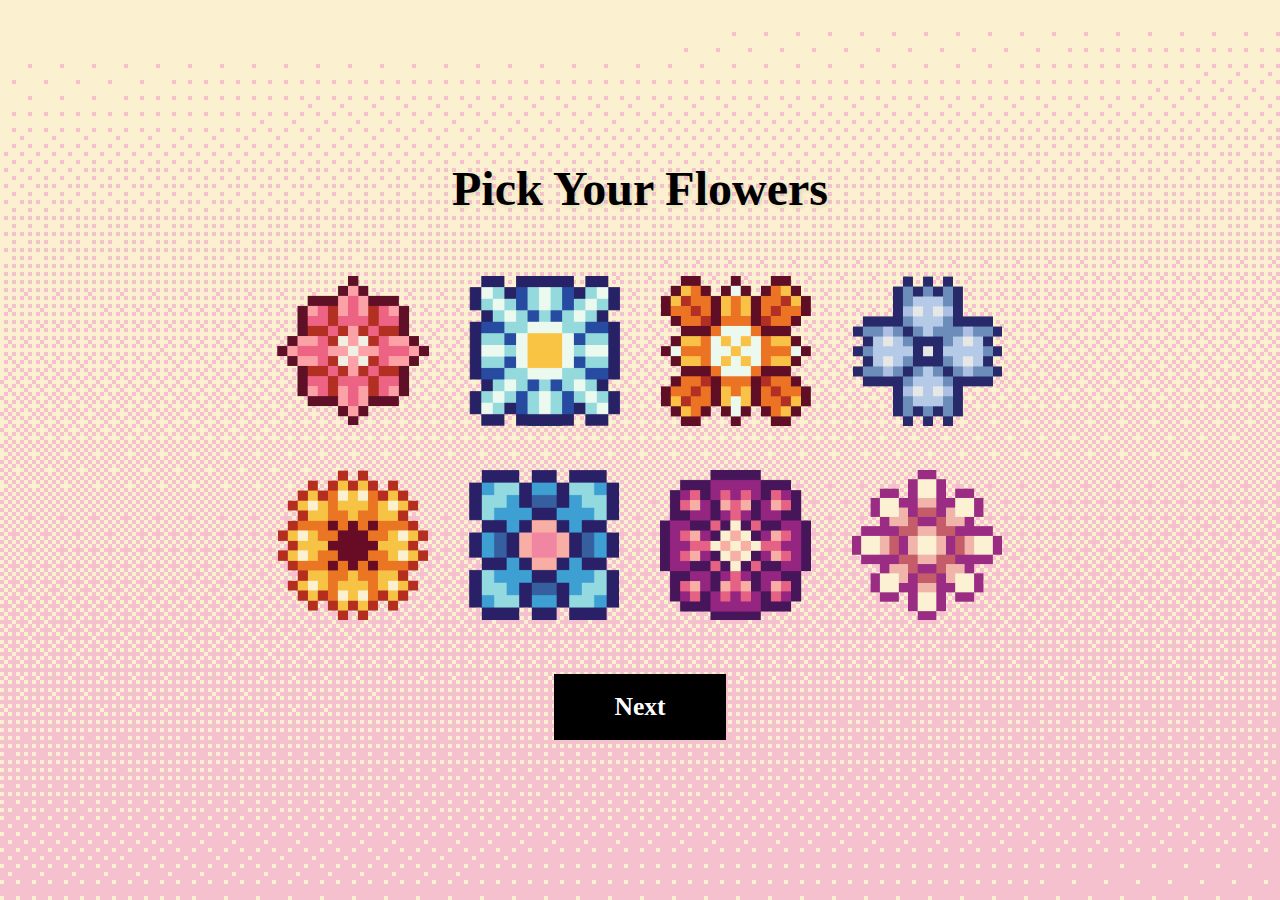
<file: index.html>
<!DOCTYPE html>
<html lang="en">
<head>
    <meta charset="UTF-8">
    <meta name="viewport" content="width=device-width, initial-scale=1.0">
    <title>Pick Your Flowers</title>
    <link rel="stylesheet" href="styles.css">
    <script src="script.js" defer></script>
</head>
<body>
    <h1 class="title">Pick Your Flowers</h1>

    <div class="flower-grid">
        <div class="flower-card" data-flower="rose">
            <img src="photos/pink flower wt stem.png" alt="Rose" class="flower-image">
            <div class="flower-name">Rose</div>
        </div>
        <div class="flower-card" data-flower="tulip">
            <img src="photos/blue flower wt stem.png" alt="Tulip" class="flower-image">
            <div class="flower-name">Tulip</div>
        </div>
        <div class="flower-card" data-flower="sunflower">
            <img src="photos/orange flower wt stem.png" alt="Sunflower" class="flower-image">
            <div class="flower-name">Sunflower</div>
        </div>
        <div class="flower-card" data-flower="daisy">
            <img src="photos/blue flower 2 wt stem.png" alt="Daisy" class="flower-image">
            <div class="flower-name">Daisy</div>
        </div>
        <div class="flower-card" data-flower="lily">
            <img src="photos/orange flower wt stem2.png" alt="Lily" class="flower-image">
            <div class="flower-name">Lily</div>
        </div>
        <div class="flower-card" data-flower="orchid">
            <img src="photos/pink blue flower wt stem.png" alt="Orchid" class="flower-image">
            <div class="flower-name">Orchid</div>
        </div>
        <div class="flower-card" data-flower="peony">
            <img src="photos/purple flower wt stem.png" alt="Peony" class="flower-image">
            <div class="flower-name">Peony</div>
        </div>
        <div class="flower-card" data-flower="carnation">
            <img src="photos/purple pink wt stem.png" alt="Carnation" class="flower-image">
            <div class="flower-name">Carnation</div>
        </div>
    </div>

    <button class="next-button" id="nextBtn" disabled>Next</button>
</body>
</html>
</file>
<file: styles.css>
* {
            margin: 0;
            padding: 0;
            box-sizing: border-box;
        }

        body {
            font-family: 'Tiny5';
            background-image: url('photos/background.png');
            min-height: 100vh;
            display: flex;
            flex-direction: column;
            align-items: center;
            justify-content: center;
            padding: 40px 20px;
        }

        .title {
            font-size: 3em;
            color: black;
            margin-bottom: 60px;
            text-align: center;
            text-shadow: 2px 2px 4px rgba(0,0,0,0.1);
            width: 100%;
        }

        .subtitle {
            font-size: 1.6em;
            color: black;
            margin-bottom: 40px;
            text-align: center;
        }

        .flower-grid {
            display: grid;
            grid-template-columns: repeat(4, 1fr);
            gap: 40px;
            max-width: 1000px;
            margin-bottom: 50px;
        }

        .flower-card {
            background: transparent;
            border-radius: 0;
            padding: 0;
            cursor: pointer;
            transition: all 0.3s ease;
            position: relative;
        }

        .flower-card:hover {
            transform: scale(1.2);
            z-index: 10;
        }

        .flower-card.selected {
            border: 4px solid #CC5500;
            border-radius: 0px;
            padding: 5px;
        }

        .flower-card.selected::after {
            
            position: absolute;
            top: 10px;
            right: 10px;
            background: #CC5500;
            color: white;
            width: 35px;
            height: 35px;
            border-radius: 50%;
            display: flex;
            align-items: center;
            justify-content: center;
            font-size: 1.5em;
            font-weight: bold;
        }

        .flower-image {
            width: 100%;
            height: 150px;
            object-fit: contain;
        }

        .flower-name {
            display: none;
        }

        .next-button {
            background: #CC5500;
            color: white;
            border: none;
            padding: 18px 60px;
            font-size: 1.6em;
            border-radius: 0px;
            cursor: pointer;
            transition: all 0.3s ease;
            box-shadow: 0 5px 20px rgba(214, 51, 132, 0.3);
            font-family: 'Tiny5';
            font-weight: bold;
        }

        .next-button:hover:not(:disabled) {
            background: #CC5500;
            transform: translateY(-3px);
            box-shadow: 0 8px 25px rgba(214, 51, 132, 0.4);
        }

        .next-button:disabled {
            background: black;
            cursor: not-allowed;
            box-shadow: none;
        }

        .counter {
            font-size: 1.1em;
            color: #8b5a7c;
            margin-bottom: 20px;
            text-align: center;
        }

        @media (max-width: 1000px) {
            .flower-grid {
                grid-template-columns: repeat(3, 1fr);
            }
        }

        @media (max-width: 700px) {
            .flower-grid {
                grid-template-columns: repeat(2, 1fr);
                gap: 20px;
            }
            
            .title {
                font-size: 2em;
            }
        }
</file>
